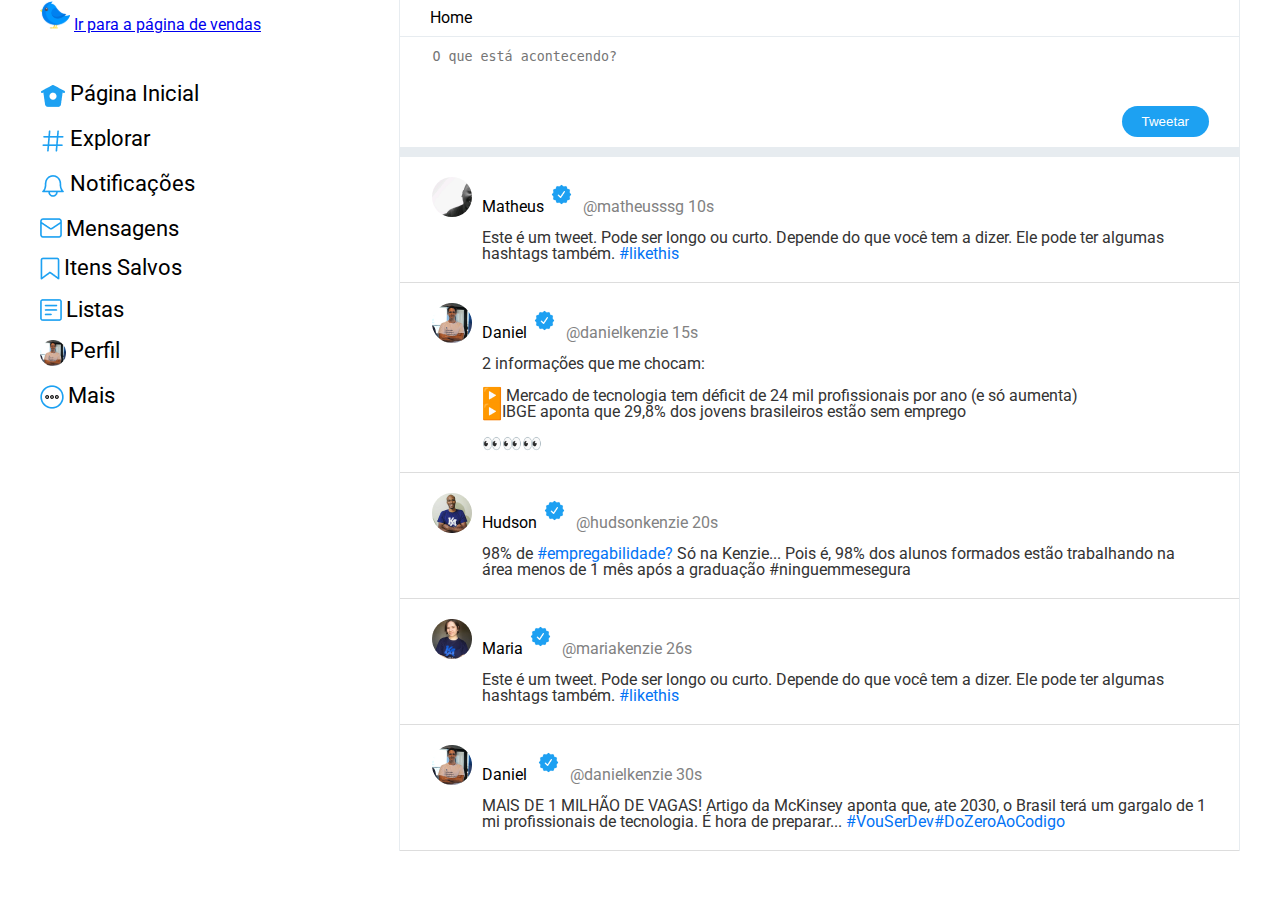
<file: index.html>
<!DOCTYPE html>
<html lang="pt-br">
<head>
    <meta charset="UTF-8">
    <link rel="stylesheet" href="./css/reset.css">
    <link rel="preconnect" href="https://fonts.googleapis.com">
        <link rel="preconnect" href="https://fonts.gstatic.com" crossorigin>
        <link href="https://fonts.googleapis.com/css2?family=Roboto:wght@100;300;400;500;700&display=swap" rel="stylesheet">
    <link rel="stylesheet" href="./css/style.css">
    <title>Ken-Te-Vi</title>
</head>
<body>
<div class="container"> 

    <header class="cabecalho">
        <figure class="cabecalho__logo">
             <img src="./img/bird 1.svg" alt="Logo Ken-Te-Vi">
            <figcaption hidden>Logo Ken-Te-Vi</figcaption><a href="vendas.html">Ir para a página de vendas</a>
        </figure>
        
            <nav class="cabecalho__menuNavegacao">

                <ul class="cabecalho__menuItem">
                    <li class="cabecalho__menuLista">
                        <img src="./img/Home.png" alt="">
                        <a href="https://twitter.com/home?lang=pt" target="_blank">Página Inicial</a>
                    </li><br>
                    <li class="cabecalho__menuLista">
                        <img src="./img/Hashtag.png" alt="">
                        <a href="https://twitter.com/explore" target="_blank">Explorar</a>
                    </li><br>
                    <li class="cabecalho__menuLista">
                        <img src="./img/Notification.png" alt="">
                        <a href="https://twitter.com/notifications" target="_blank">Notificações</a>
                    </li><br>
                    <li class="cabecalho__menuLista">
                        <img src="./img/Group.png" alt="">
                        <a href="https://twitter.com/messages" target="_blank">Mensagens</a>
                    </li><br>
                    <li class="cabecalho__menuLista">
                        <img src="./img/Group (1).png" alt="">
                        <a href="https://twitter.com/i/bookmarks" target="_blank">Itens Salvos</a>
                    </li><br>
                    <li class="cabecalho__menuLista">
                        <img src="./img/Group (2).png" alt="">
                        <a href="https://twitter.com/MatheusS64828/lists" target="_blank">Listas</a>
                    </li><br>
                    <li class="cabecalho__menuLista">
                        <img src="./img/ProfilePic.png" alt="">
                        <a href="https://twitter.com/MatheusS64828" target="_blank">Perfil</a>
                    </li><br>
                    <li class="cabecalho__menuLista">
                        <img src="./img/Group (3).png" alt="">
                        <a href="https://twitter.com/i/verified-choose" target="_blank">Mais</a>
                    </li><br>
                </ul>

            </nav>
    </header>

    <main class="conteudoPrincipal">

       <h3 class="conteudoPrincipal__titulo">Home</h3>

       <form action="#" class="conteudoPrincipal__formulario">
           <textarea name="textoTweet" placeholder="O que está acontecendo?"></textarea>
           <button type="submit">Tweetar</button>
       </form>

       <section class="conteudoPrincipal__feed">
           <ul class="conteudoPrincipal__listaTweets">
            <li class="conteudoPrincipal__tweet">
                <img class="tweet__fotoPerfil" src="./img/ProfilePic.png" alt="Daniel">
                <div class="tweet__conteudo">
                    <h2>Daniel</h2> <img class="verificado" src="./img/verificado.png" height="35px" alt="" >
                    <span>@danielkenzie 30s</span>
                    <p>MAIS DE 1 MILHÃO DE VAGAS! Artigo da McKinsey aponta que, ate 2030,
                        o Brasil terá um gargalo de 1 mi profissionais de tecnologia. 
                        É hora de preparar... <span style="color: #0273f5;">#VouSerDev#DoZeroAoCodigo</span>
                    </p>
                </div>
            </li>

            <li class="conteudoPrincipal__tweet">
                <img class="tweet__fotoPerfil" src="./img/ProfilePic (1).png" alt="Maria">
                <div class="tweet__conteudo">
                    <h2>Maria</h2><img class="verificado" src="./img/verificado.png" height="35px" alt="" >
                    <span>@mariakenzie 26s</span>
                    <p> Este é um tweet. Pode ser longo ou curto. Depende do que você tem a dizer. Ele pode
                        ter algumas hashtags também. <span style="color: #0273f5;">#likethis</span>
                    </p>
                </div>
            </li>

            <li class="conteudoPrincipal__tweet">
                <img class="tweet__fotoPerfil" src="./img/ProfilePic (2).png" alt="Hudson">
                <div class="tweet__conteudo">
                    <h2>Hudson</h2><img class="verificado" src="./img/verificado.png" height="35px" alt="" >
                    <span>@hudsonkenzie 20s</span>
                    <p> 98% de <span style="color: #0273f5;">#empregabilidade?</span> Só na Kenzie... Pois é, 98% dos alunos formados estão trabalhando
                        na área menos de 1 mês após a graduação #ninguemmesegura
                    </p>
                </div>
            </li>

            <li class="conteudoPrincipal__tweet">
                <img class="tweet__fotoPerfil" src="./img/ProfilePic.png" alt="Daniel">
                <div class="tweet__conteudo">
                    <h2>Daniel</h2><img class="verificado" src="./img/verificado.png" height="35px" alt="" >
                    <span>@danielkenzie 15s</span>
                    <p> 2 informações que me chocam:<br>
                      <br>▶️ Mercado de tecnologia tem déficit de 24 mil profissionais por ano (e só aumenta)<br>
                          ▶️IBGE aponta que 29,8% dos jovens brasileiros estão sem emprego <br> <br>
                          👀👀👀
                    </p>
                </div>
            </li>

            <li class="conteudoPrincipal__tweet">
                <img class="tweet__fotoPerfil1" src="./img/file.png" height="40px" alt="Matheus">
                <div class="tweet__conteudo">
                    <h2>Matheus</h2><img class="verificado" src="./img/verificado.png" height="35px" alt="" >
                    <span>@matheusssg 10s</span>
                    <p> Este é um tweet. Pode ser longo ou curto. Depende do que você tem a dizer. Ele pode
                        ter algumas hashtags também. <span style="color: #0273f5;">#likethis</span>
                    </p>
                </div>
            </li>
           </ul>
       </section>

    </main>

</div> 
 <script type="text/javascript" src="./js/script.js"></script>
</body>
</html>
</file>
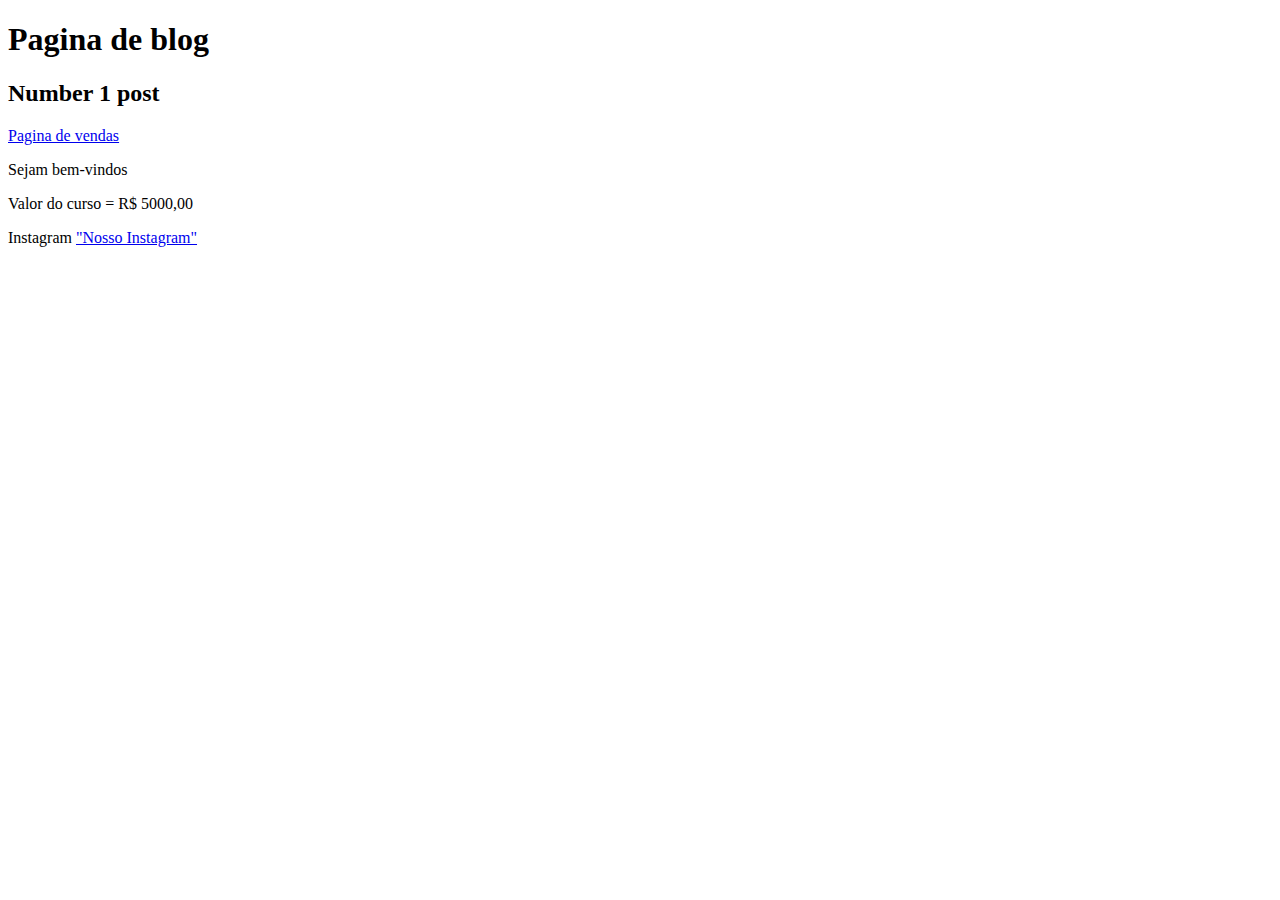
<file: blog.html>
<!DOCTYPE html>
<html lang="pt-br">
<head>
    <meta charset="UTF-8">
    <meta name="viewport" content="width=device-width, initial-scale=1.0">
    <title>Blog</title>
</head>
<body>
    <h1>Pagina de blog</h1>
    <h2>Number 1 post</h2>
    <a href="vendas.html">Pagina de vendas</a>
    <p>Sejam bem-vindos</p>
    <p>Valor do curso = R$ 5000,00</p>
    <p>Instagram <a href="https://www.instagram.com/theus_gouvea/">"Nosso Instagram"</a></p>
</body>
</html>
</file>
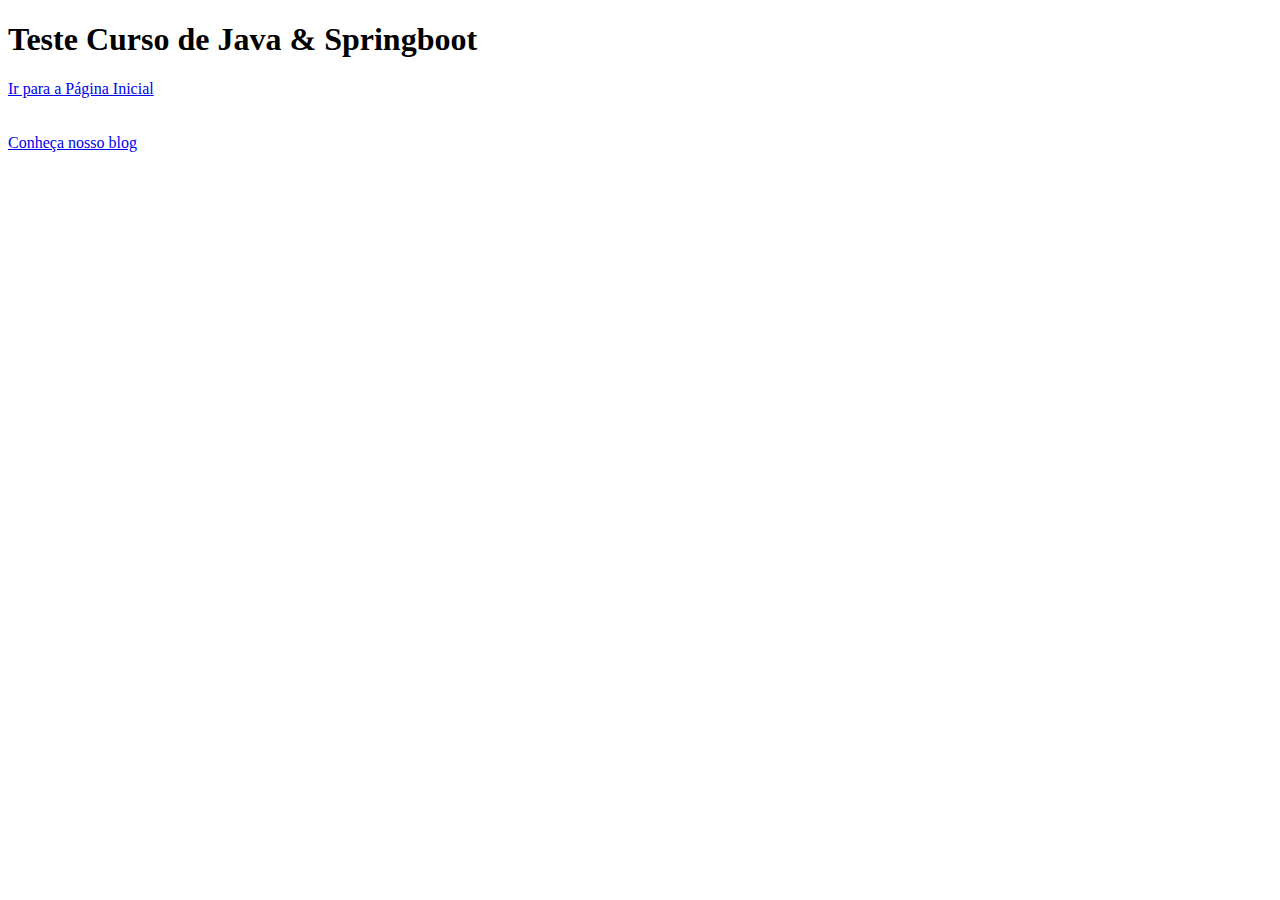
<file: Sobre.html>
<!DOCTYPE html>
<html lang="pt-br">
<head>
    <meta charset="UTF-8">
    <meta name="viewport" content="width=device-width, initial-scale=1.0">
    <title>Vendas</title>
</head>
<body>
    <h1>Teste Curso de Java & Springboot</h1>
    <a href="index.html">Ir para a Página Inicial</a>
    <br><br><br>
    <a href="blog.html">Conheça nosso blog</a>
</body>
</html>
</file>
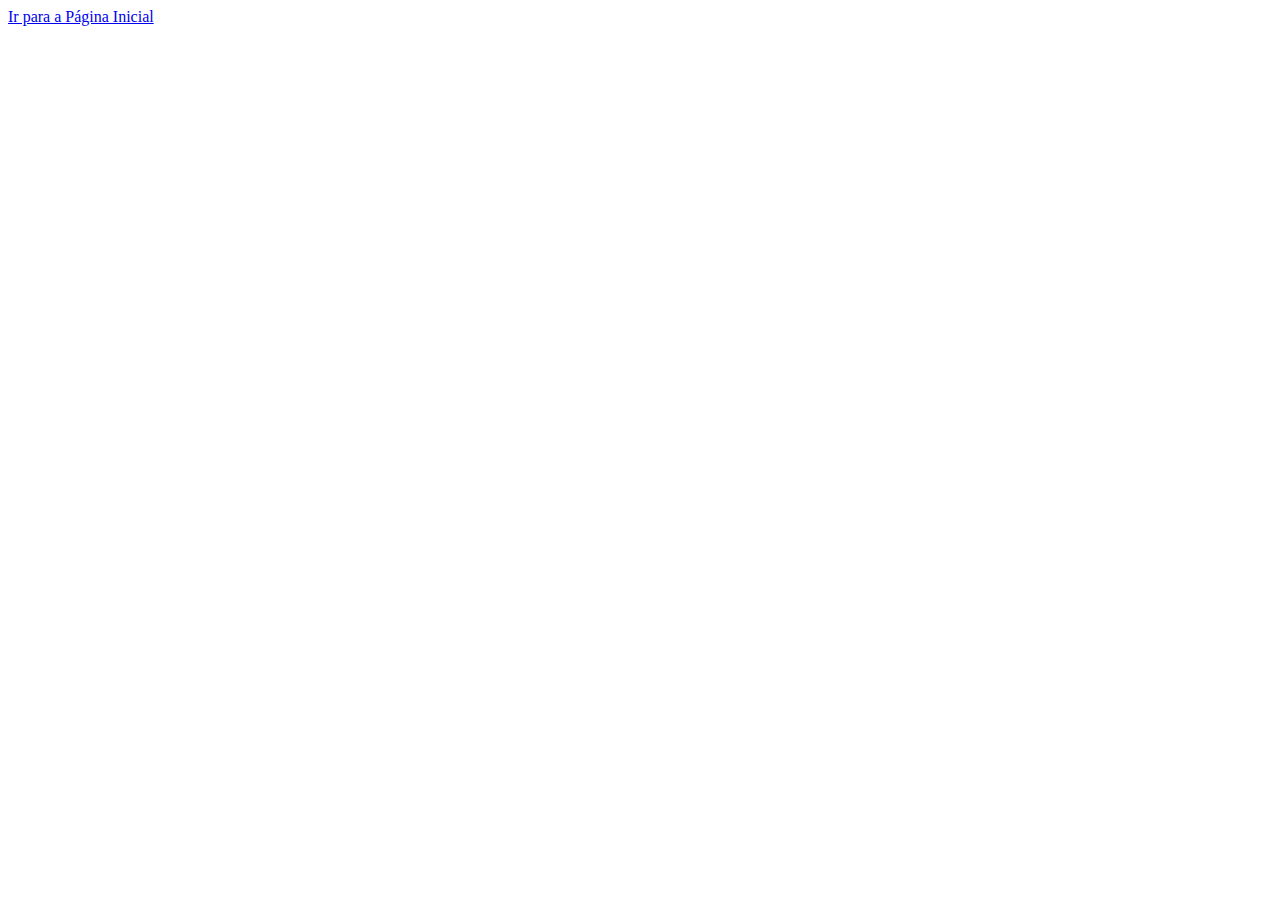
<file: vendas.html>
<!DOCTYPE html>
<html lang="en">
<head>
    <meta charset="UTF-8">
    <meta name="viewport" content="width=device-width, initial-scale=1.0">
    <title>Vendas</title>
</head>
<body>
    <a href="index.html">Ir para a Página Inicial</a>
</body>
</html>
</file>
<file: css/style.css>
body{
    font-family: 'Roboto', sans-serif;
}

.container{
    width: 100%;
    max-width: 1200px;
    margin: 0 auto;
    display: flex;
}

.cabecalho{
    flex-basis: 30%;
}

.cabecalho__logo{
    margin-bottom: 50px;
}
.cabecalho__logo img{}
.cabecalho__logo figcaption{
    display: none;
}

.cabecalho__menuNavegacao{}
.cabecalho__menuLista:hover{
background-color: #0AFCFF;
outline: none;

}

.verificado{
    border-radius: 25%;
    display: inline-block;
}

.cabecalho__menuItem{
    margin-bottom: 25px;
}
.cabecalho__menuItem img{
    max-width: 26px;
}
.cabecalho__menuItem a{
    color: black;
    text-decoration: none;
    font-size: 22px;
    vertical-align: top;
}


.conteudoPrincipal{
    flex-basis: 70%;
    border-left: 1px solid #e7ecf0;
    border-right: 1px solid #e7ecf0;
}
.conteudoPrincipal__titulo{
    padding: 10px 30px;
}

.conteudoPrincipal__formulario{
    padding: 10px 30px;
    border-top: 1px solid #e7ecf0;
    border-bottom: 10px solid #e7ecf0;
    text-align: right;
}
.conteudoPrincipal__formulario textarea{
    display: block;
    width: 100%;
    border: none;
    outline: none;
    resize: none;
    height: 55px;
}
.conteudoPrincipal__formulario button{
  background-color: #1da1f2;
  border: none;
  padding:  8px 20px;
  color: #fff;
  border-radius: 20px;
}

.conteudoPrincipal__feed{}
.conteudoPrincipal__listaTweets{
    display: flex;
    flex-flow: column-reverse ;
}
.conteudoPrincipal__tweet{
    padding: 20px 32px;
    display: flex;
    align-items: flex-start;
    border-bottom: 1px solid #ddd ;
}

.tweet__fotoPerfil{}
.tweet__fotoPerfil1{
    border-radius: 50%;
}
.tweet__conteudo{
    margin-left: 10px;
}
.tweet__conteudo h2{
    display: inline-block;
}
.tweet__conteudo span{
    display: inline-block;
    color: #828282;
}
.tweet__conteudo p{
    margin-top: 15px;
    color: #333333;
}
</file>
